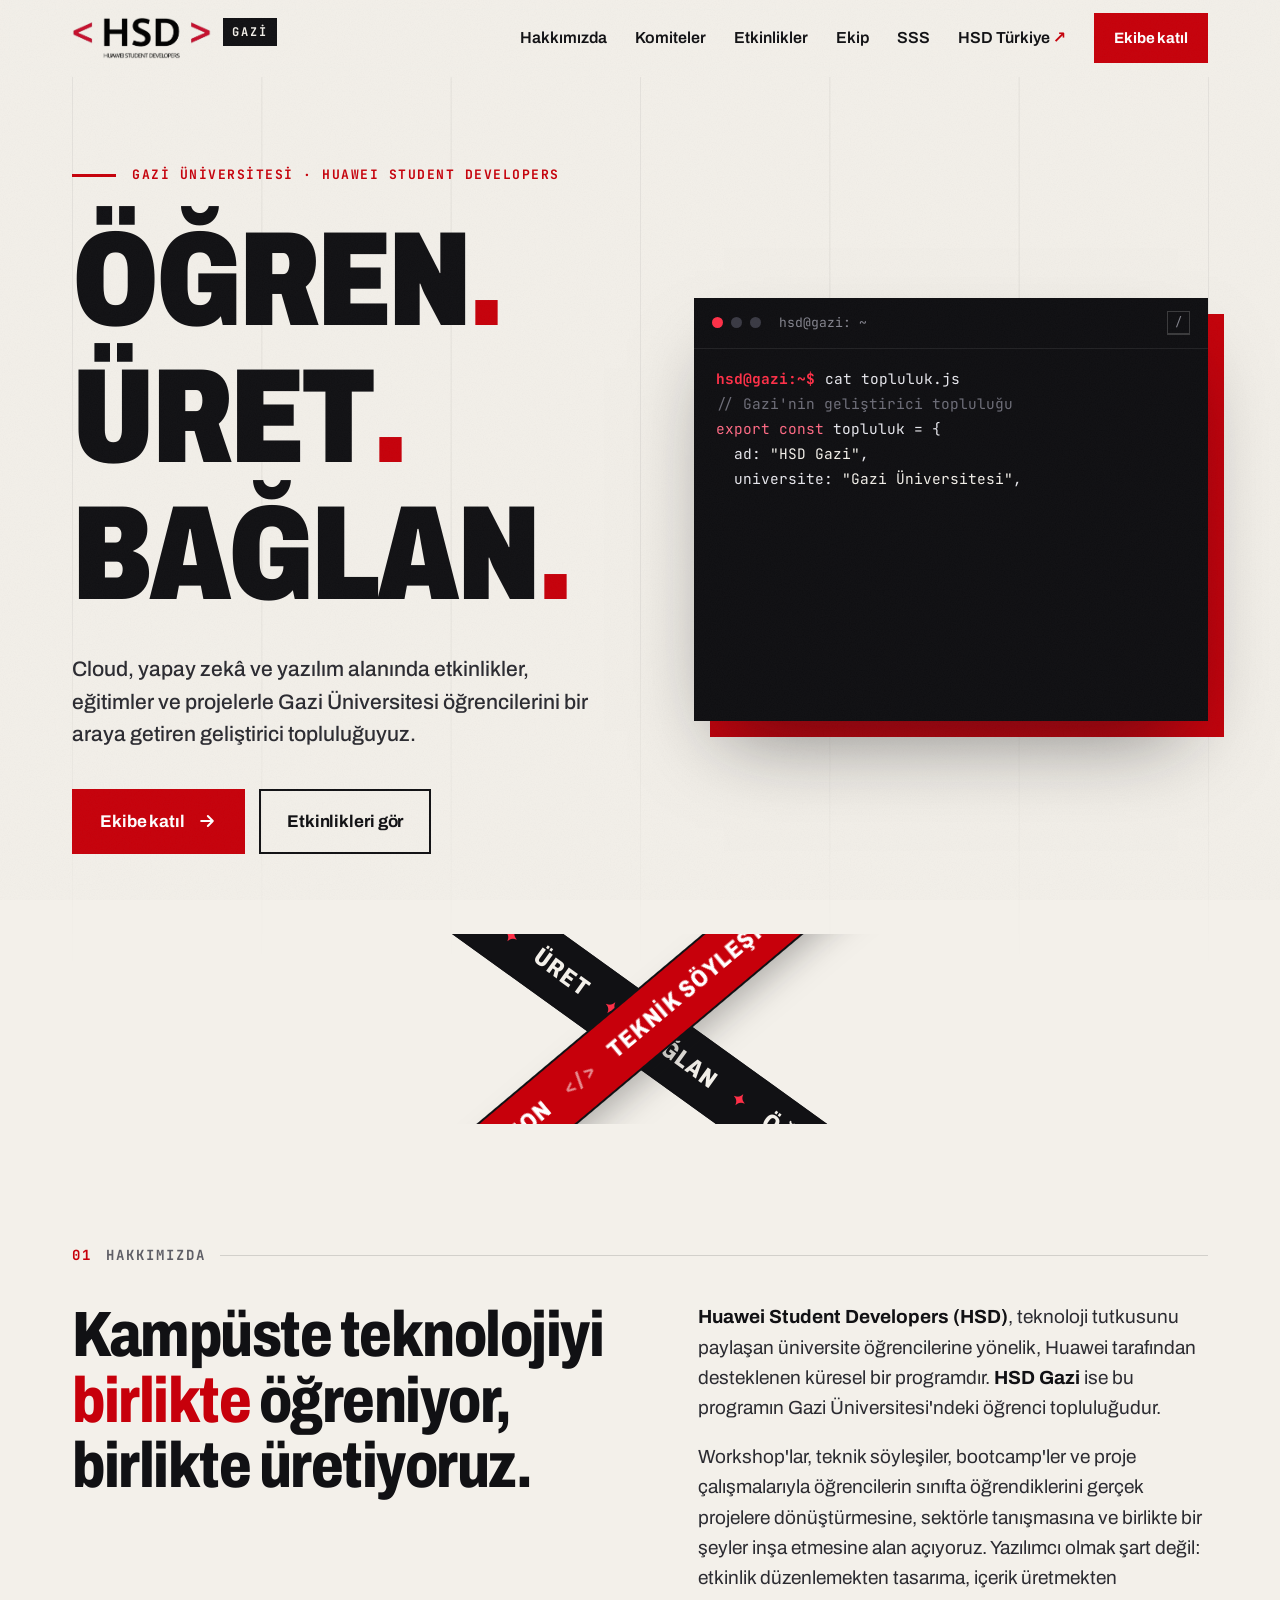
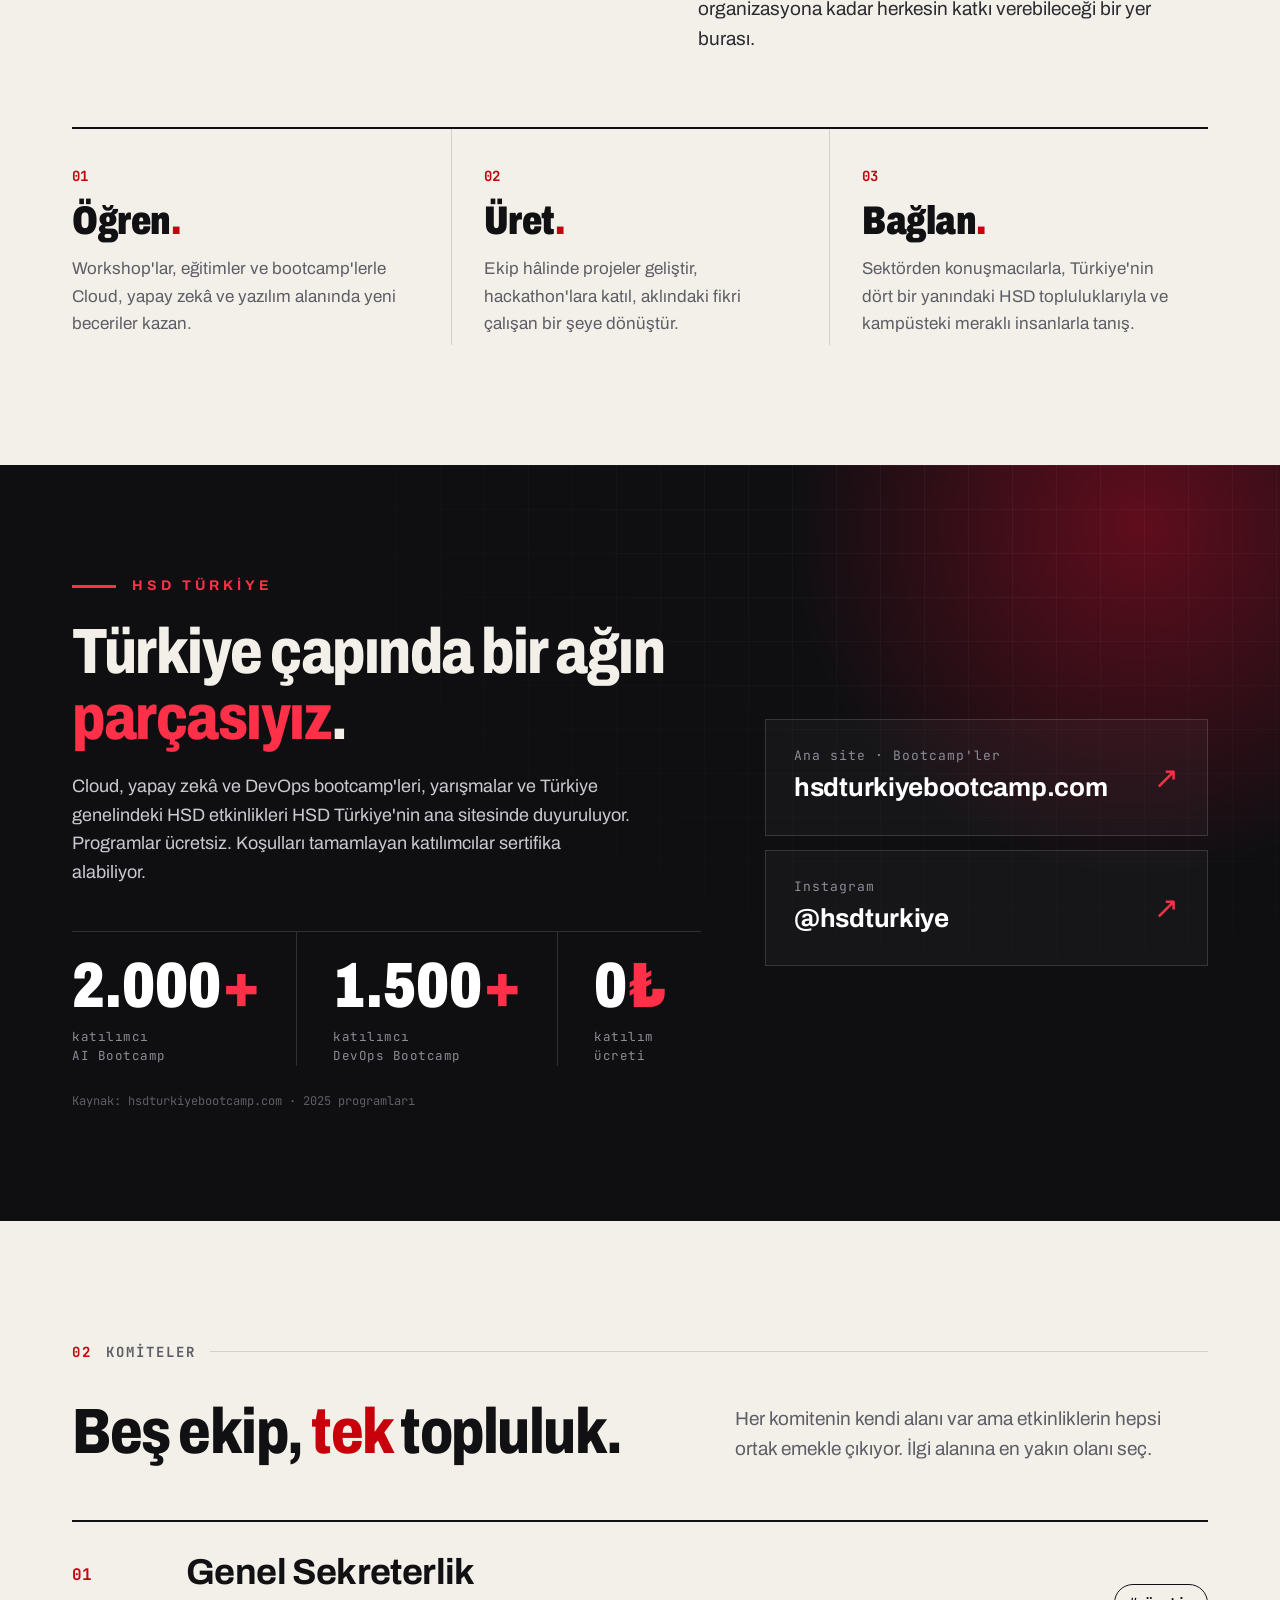
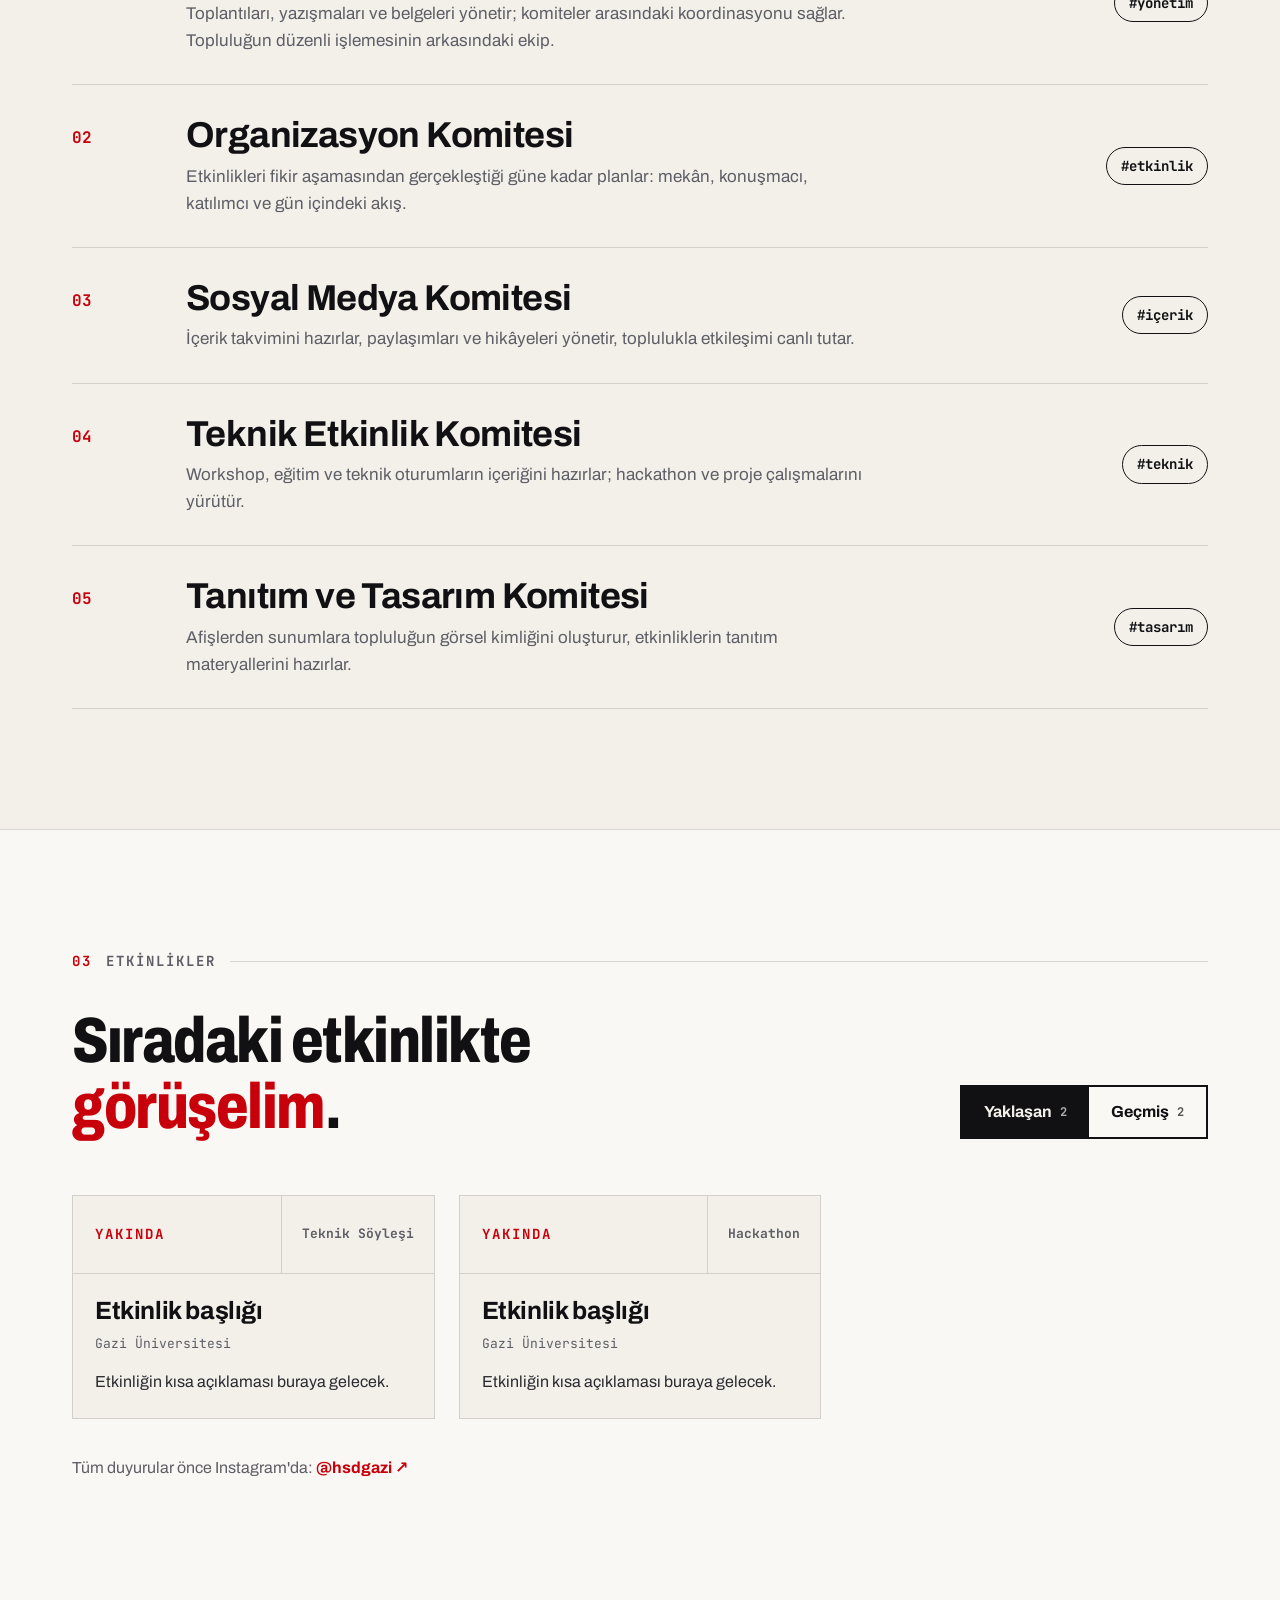
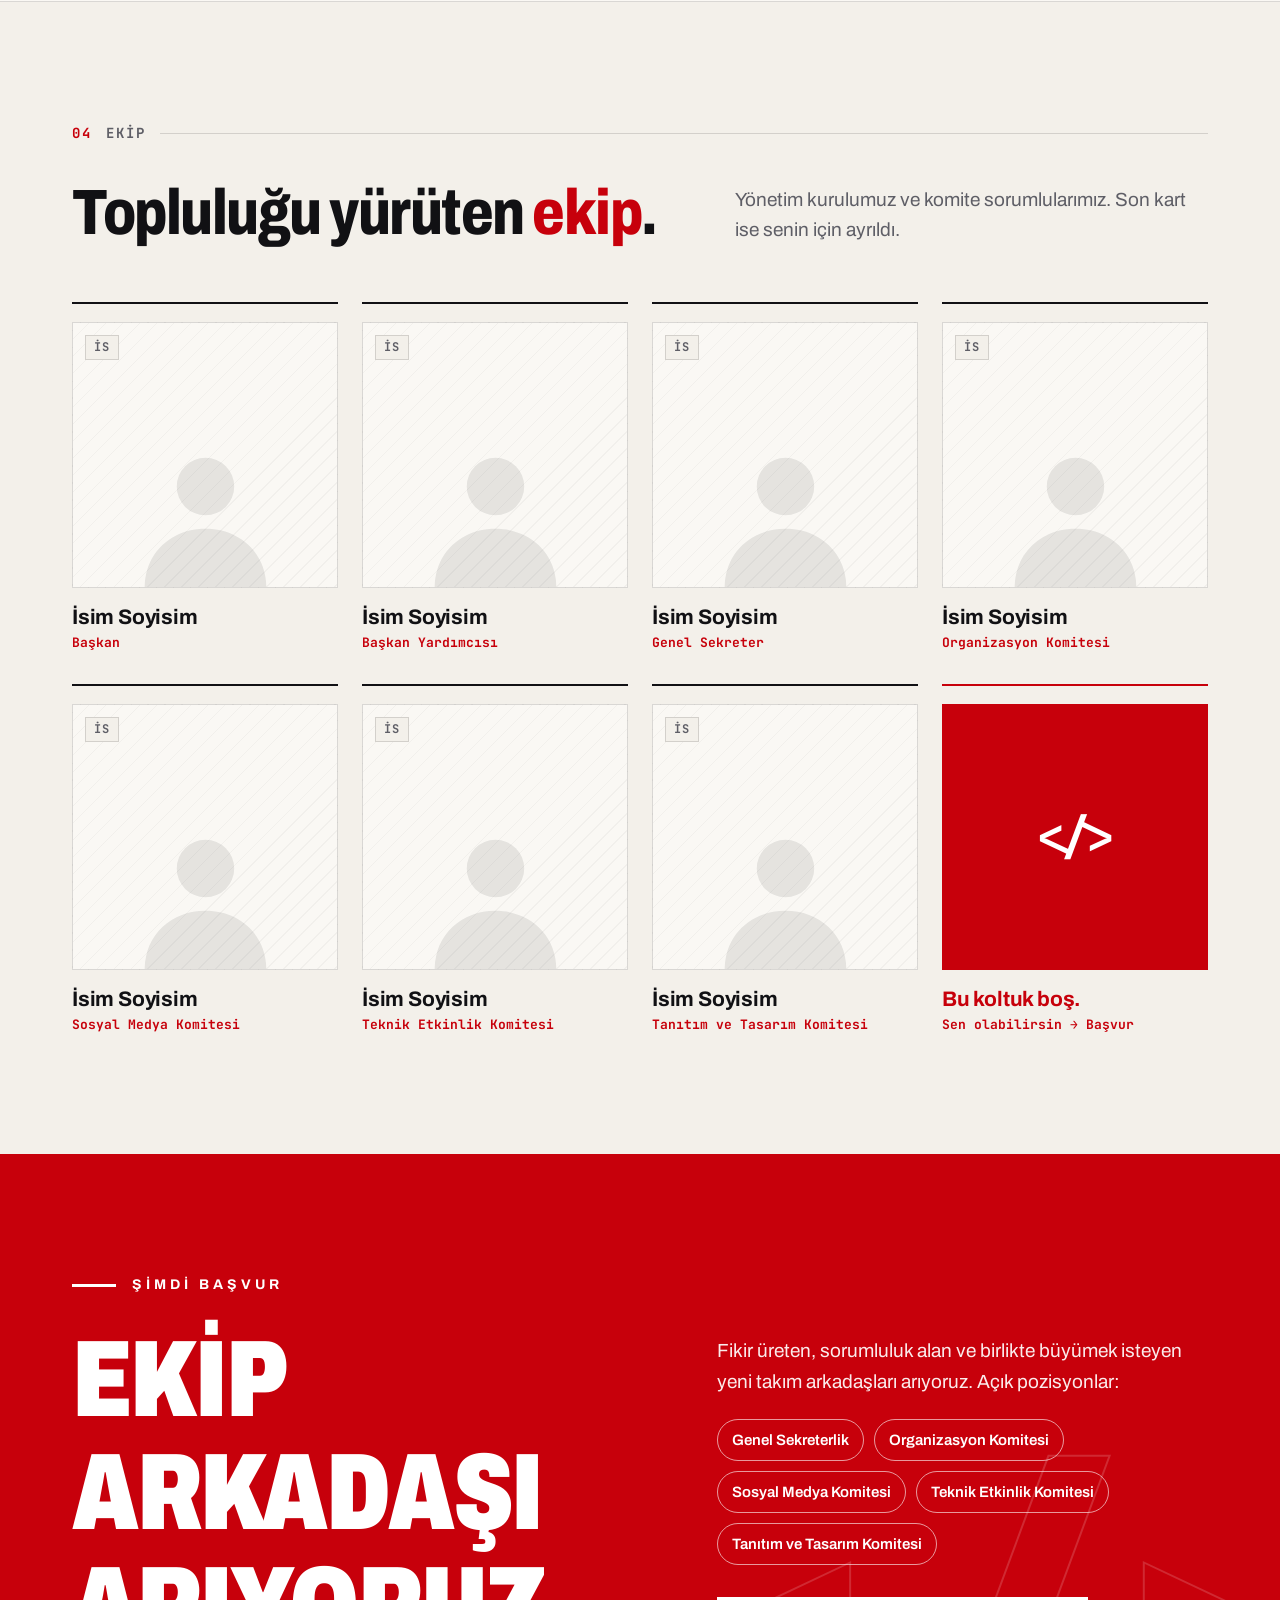
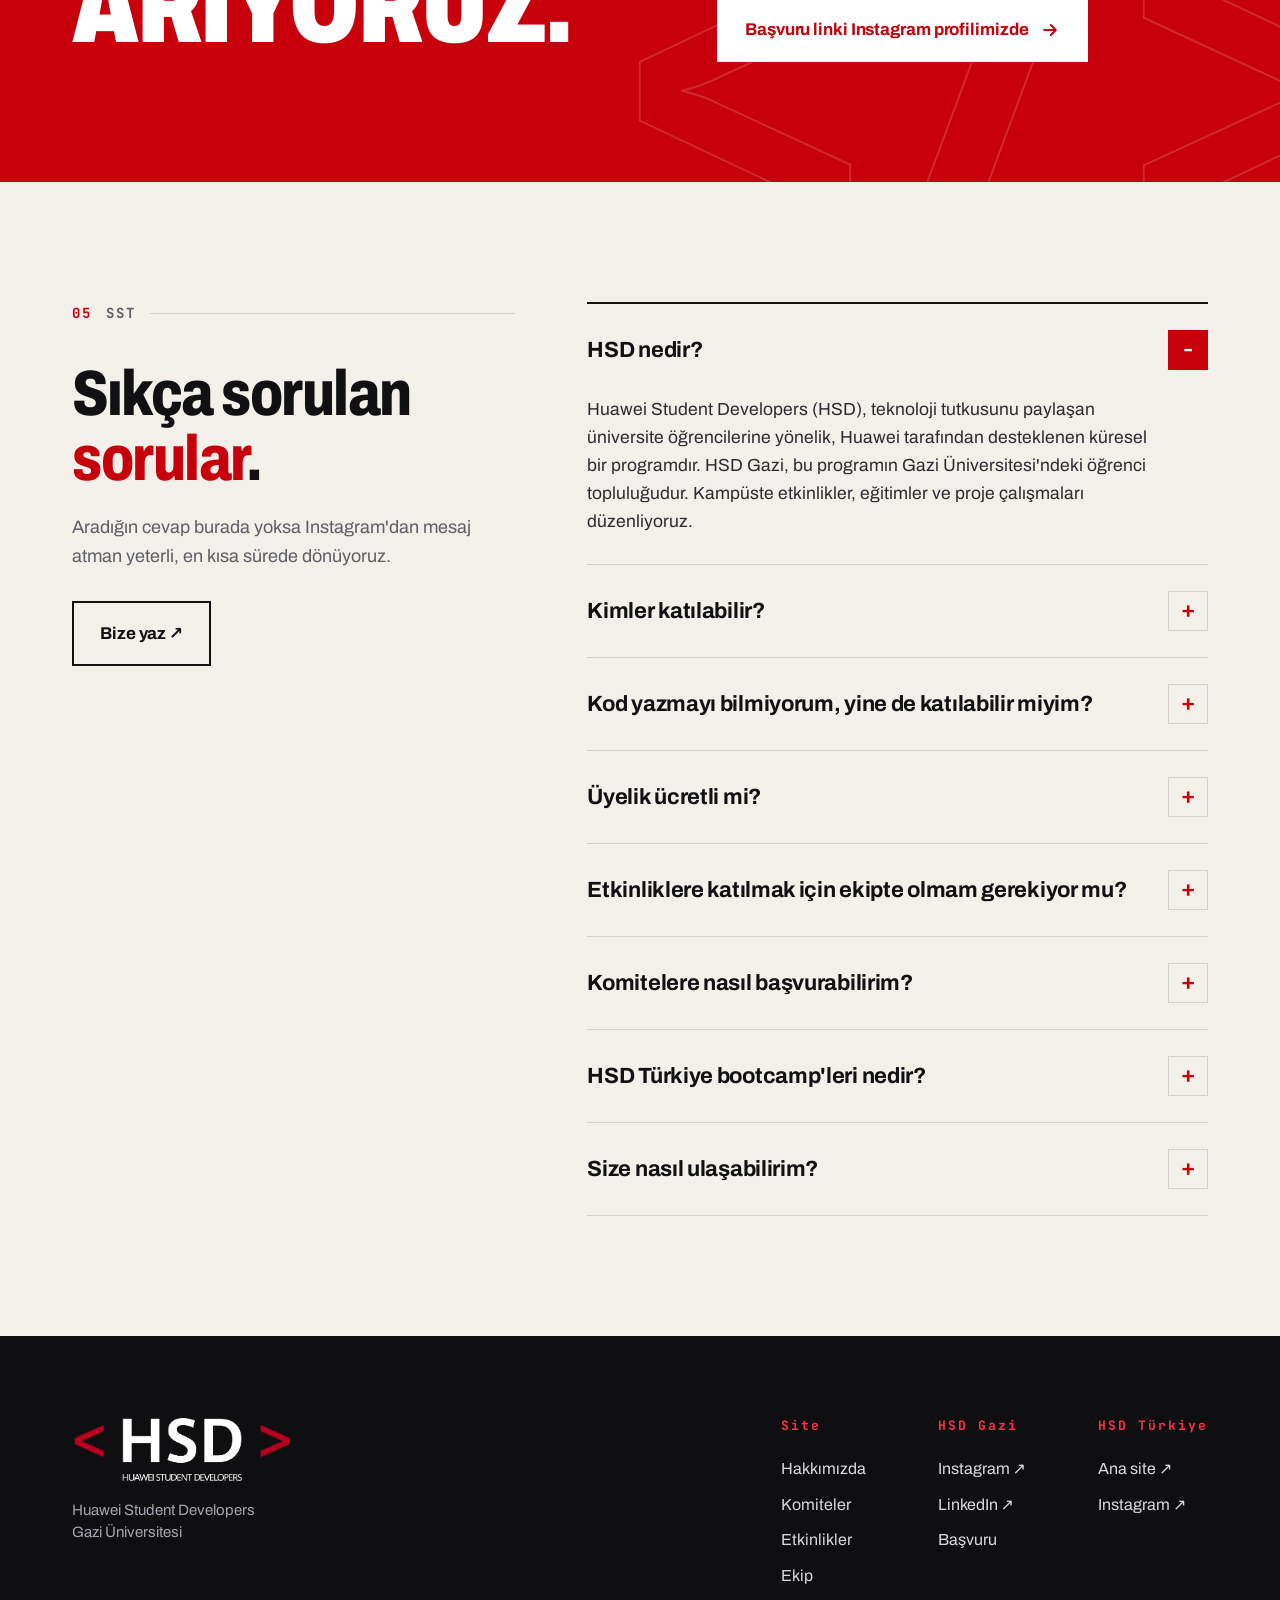
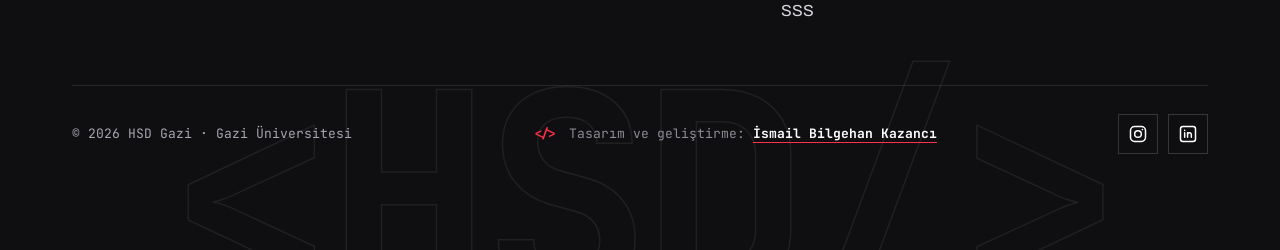
<file: index.html>
<!DOCTYPE html>
<html lang="tr">
<head>
  <meta charset="utf-8">
  <meta name="viewport" content="width=device-width, initial-scale=1">
  <title>HSD Gazi · Huawei Student Developers Gazi Üniversitesi</title>
  <meta name="description" content="Huawei Student Developers Gazi Üniversitesi topluluğu. Cloud, yapay zekâ ve yazılım alanında etkinlikler, eğitimler ve projeler. Öğren, üret, bağlan.">
  <meta name="author" content="İsmail Bilgehan Kazancı">
  <meta property="og:title" content="HSD Gazi · Huawei Student Developers">
  <meta property="og:description" content="Gazi Üniversitesi'nin geliştirici topluluğu. Öğren, üret, bağlan.">
  <meta property="og:type" content="website">
  <meta property="og:locale" content="tr_TR">
  <!-- Deneme yayını adresi. Site başka bir adrese taşınınca bu iki satırı yeni adresle güncelleyin. -->
  <meta property="og:url" content="https://dailydana.github.io/hsd-gazi-web/">
  <meta property="og:image" content="https://dailydana.github.io/hsd-gazi-web/assets/img/og-image.png">
  <meta name="twitter:card" content="summary_large_image">
  <meta name="theme-color" content="#F3F0EA">
  <link rel="icon" href="assets/img/favicon.svg" type="image/svg+xml">
  <link rel="preconnect" href="https://fonts.googleapis.com">
  <link rel="preconnect" href="https://fonts.gstatic.com" crossorigin>
  <link href="https://fonts.googleapis.com/css2?family=Archivo:wdth,wght@62..125,400..900&family=JetBrains+Mono:wght@400;500;700&display=swap" rel="stylesheet">
  <link rel="stylesheet" href="assets/css/style.css">
  <script>document.documentElement.classList.add('js');</script>
</head>
<body>

<a class="skip" href="#hakkimizda">İçeriğe geç</a>

<!-- ===== Üst menü ===== -->
<header class="nav" id="nav">
  <div class="wrap nav-inner">
    <a href="#top" class="nav-logo" aria-label="HSD Gazi ana sayfa">
      <img src="assets/img/hsd-logo.png" alt="HSD · Huawei Student Developers" width="633" height="191">
      <span class="nav-uni">GAZİ</span>
    </a>
    <button class="nav-toggle" id="navToggle" aria-label="Menüyü aç" aria-expanded="false" aria-controls="navLinks">
      <span></span><span></span>
    </button>
    <nav class="nav-links" id="navLinks" aria-label="Ana menü">
      <a href="#hakkimizda" data-nav>Hakkımızda</a>
      <a href="#komiteler" data-nav>Komiteler</a>
      <a href="#etkinlikler" data-nav>Etkinlikler</a>
      <a href="#ekip" data-nav>Ekip</a>
      <a href="#sss" data-nav>SSS</a>
      <a href="https://hsdturkiyebootcamp.com/" target="_blank" rel="noopener" class="nav-ext">HSD Türkiye <span aria-hidden="true">↗</span></a>
      <a href="#basvur" class="btn btn-red btn-sm">Ekibe katıl</a>
    </nav>
  </div>
  <div class="progress" id="progress" aria-hidden="true"></div>
</header>

<main id="top">

  <!-- ===== Hero ===== -->
  <section class="hero" id="hero">
    <div class="hero-cols" aria-hidden="true"></div>
    <div class="hero-lit" aria-hidden="true"></div>
    <div class="hero-glow" aria-hidden="true"></div>

    <div class="wrap hero-grid">
      <div class="hero-text">
        <div class="kicker kicker-mono" data-scramble>GAZİ ÜNİVERSİTESİ · HUAWEI STUDENT DEVELOPERS</div>
        <h1 class="hero-title" aria-label="Öğren. Üret. Bağlan.">
          <span class="ln" aria-hidden="true"><span>ÖĞREN<span class="r">.</span></span></span>
          <span class="ln" aria-hidden="true"><span>ÜRET<span class="r">.</span></span></span>
          <span class="ln" aria-hidden="true"><span>BAĞLAN<span class="r">.</span></span></span>
        </h1>
        <p class="lead">Cloud, yapay zekâ ve yazılım alanında etkinlikler, eğitimler ve projelerle Gazi Üniversitesi öğrencilerini bir araya getiren geliştirici topluluğuyuz.</p>
        <div class="hero-cta">
          <a href="#basvur" class="btn btn-red">Ekibe katıl <svg viewBox="0 0 24 24" aria-hidden="true"><path d="M5 12h14M13 6l6 6-6 6"/></svg></a>
          <a href="#etkinlikler" class="btn btn-line">Etkinlikleri gör</a>
        </div>
      </div>

      <!-- Etkileşimli terminal: JS yoksa sabit kod gösterilir -->
      <div class="term" id="term">
        <div class="code-bar">
          <i></i><i></i><i></i>
          <span>hsd@gazi: ~</span>
          <kbd class="kbd" title="Terminale odaklanmak için / tuşuna bas">/</kbd>
        </div>
        <div class="term-body" id="termBody">
          <div class="term-out" id="termOut" aria-live="polite">
<div class="t-line"><span class="term-ps">hsd@gazi:~$</span>cat topluluk.js</div>
<div class="t-line"><span class="c">// Gazi'nin geliştirici topluluğu</span></div>
<div class="t-line"><span class="k">export const</span> topluluk = {</div>
<div class="t-line">  ad: <span class="s">"HSD Gazi"</span>,</div>
<div class="t-line">  universite: <span class="s">"Gazi Üniversitesi"</span>,</div>
<div class="t-line">  odak: [<span class="s">"Cloud"</span>, <span class="s">"Yapay Zekâ"</span>, <span class="s">"DevOps"</span>],</div>
<div class="t-line">  komiteler: <span class="n">5</span>,</div>
<div class="t-line">  yeniUye: <span class="k">null</span>, <span class="c">// seni bekliyoruz</span></div>
<div class="t-line">};</div>
          </div>
          <form class="term-line" id="termForm" autocomplete="off" hidden>
            <label class="term-ps" for="termIn">hsd@gazi:~$</label>
            <input id="termIn" class="term-in" type="text" spellcheck="false" autocapitalize="off" autocomplete="off" enterkeyhint="send" aria-label="Terminal komutu. Başlamak için help yaz.">
          </form>
        </div>
        <div class="term-chips" id="termChips" hidden>
          <span class="term-chips-label">dene:</span>
          <button type="button" data-cmd="help">help</button>
          <button type="button" data-cmd="komiteler">komiteler</button>
          <button type="button" data-cmd="etkinlikler">etkinlikler</button>
          <button type="button" data-cmd="basvur">basvur</button>
        </div>
      </div>
    </div>
  </section>

  <!-- ===== Kesişen bantlar =====
       data-items: bir tekrarın kaç öğeden oluştuğu. main.js bu ilk tekrarı alıp
       ekran genişliğini dolduracak kadar çoğaltır; buradaki fazladan tekrarlar yalnızca JS kapalıyken bandı doldurmak için. -->
  <div class="bands" aria-hidden="true">
    <div class="band band-dark">
      <div class="band-track band-rev" data-items="6" data-speed="30">
        <span>ÖĞREN</span><i>✦</i><span>ÜRET</span><i>✦</i><span>BAĞLAN</span><i>✦</i>
        <span>ÖĞREN</span><i>✦</i><span>ÜRET</span><i>✦</i><span>BAĞLAN</span><i>✦</i>
        <span>ÖĞREN</span><i>✦</i><span>ÜRET</span><i>✦</i><span>BAĞLAN</span><i>✦</i>
        <span>ÖĞREN</span><i>✦</i><span>ÜRET</span><i>✦</i><span>BAĞLAN</span><i>✦</i>
        <span>ÖĞREN</span><i>✦</i><span>ÜRET</span><i>✦</i><span>BAĞLAN</span><i>✦</i>
      </div>
    </div>
    <div class="band band-red">
      <div class="band-track" data-items="14" data-speed="42">
        <span>WORKSHOP</span><i>&lt;/&gt;</i><span>BOOTCAMP</span><i>&lt;/&gt;</i><span>HACKATHON</span><i>&lt;/&gt;</i><span>TEKNİK SÖYLEŞİ</span><i>&lt;/&gt;</i><span>CLOUD</span><i>&lt;/&gt;</i><span>YAPAY ZEKÂ</span><i>&lt;/&gt;</i><span>NETWORKING</span><i>&lt;/&gt;</i>
        <span>WORKSHOP</span><i>&lt;/&gt;</i><span>BOOTCAMP</span><i>&lt;/&gt;</i><span>HACKATHON</span><i>&lt;/&gt;</i><span>TEKNİK SÖYLEŞİ</span><i>&lt;/&gt;</i><span>CLOUD</span><i>&lt;/&gt;</i><span>YAPAY ZEKÂ</span><i>&lt;/&gt;</i><span>NETWORKING</span><i>&lt;/&gt;</i>
      </div>
    </div>
  </div>

  <!-- ===== Hakkımızda ===== -->
  <section class="sec" id="hakkimizda">
    <div class="wrap">
      <div class="sec-head"><span class="sec-no">01</span><span class="sec-label" data-scramble>HAKKIMIZDA</span></div>
      <div class="about-grid">
        <h2 class="h2 reveal">Kampüste teknolojiyi <em>birlikte</em> öğreniyor, birlikte üretiyoruz.</h2>
        <div class="about-text reveal">
          <p><strong>Huawei Student Developers (HSD)</strong>, teknoloji tutkusunu paylaşan üniversite öğrencilerine yönelik, Huawei tarafından desteklenen küresel bir programdır. <strong>HSD Gazi</strong> ise bu programın Gazi Üniversitesi'ndeki öğrenci topluluğudur.</p>
          <p>Workshop'lar, teknik söyleşiler, bootcamp'ler ve proje çalışmalarıyla öğrencilerin sınıfta öğrendiklerini gerçek projelere dönüştürmesine, sektörle tanışmasına ve birlikte bir şeyler inşa etmesine alan açıyoruz. Yazılımcı olmak şart değil: etkinlik düzenlemekten tasarıma, içerik üretmekten organizasyona kadar herkesin katkı verebileceği bir yer burası.</p>
        </div>
      </div>

      <div class="pillars">
        <article class="pillar reveal">
          <span class="pillar-no">01</span>
          <h3>Öğren</h3>
          <p>Workshop'lar, eğitimler ve bootcamp'lerle Cloud, yapay zekâ ve yazılım alanında yeni beceriler kazan.</p>
        </article>
        <article class="pillar reveal">
          <span class="pillar-no">02</span>
          <h3>Üret</h3>
          <p>Ekip hâlinde projeler geliştir, hackathon'lara katıl, aklındaki fikri çalışan bir şeye dönüştür.</p>
        </article>
        <article class="pillar reveal">
          <span class="pillar-no">03</span>
          <h3>Bağlan</h3>
          <p>Sektörden konuşmacılarla, Türkiye'nin dört bir yanındaki HSD topluluklarıyla ve kampüsteki meraklı insanlarla tanış.</p>
        </article>
      </div>
    </div>
  </section>

  <!-- ===== HSD Türkiye ===== -->
  <section class="tr-band" id="hsd-turkiye">
    <div class="wrap tr-grid">
      <div class="reveal">
        <div class="kicker kicker-light">HSD TÜRKİYE</div>
        <h2 class="h2 h2-light">Türkiye çapında bir ağın <em>parçasıyız</em>.</h2>
        <p>Cloud, yapay zekâ ve DevOps bootcamp'leri, yarışmalar ve Türkiye genelindeki HSD etkinlikleri HSD Türkiye'nin ana sitesinde duyuruluyor. Programlar ücretsiz. Koşulları tamamlayan katılımcılar sertifika alabiliyor.</p>

        <div class="stats">
          <div class="stat">
            <div class="stat-num"><span data-count="2000">2.000</span><b>+</b></div>
            <div class="stat-label">katılımcı<br>AI Bootcamp</div>
          </div>
          <div class="stat">
            <div class="stat-num"><span data-count="1500">1.500</span><b>+</b></div>
            <div class="stat-label">katılımcı<br>DevOps Bootcamp</div>
          </div>
          <div class="stat">
            <div class="stat-num"><span>0</span><b>₺</b></div>
            <div class="stat-label">katılım<br>ücreti</div>
          </div>
        </div>
        <p class="stats-src">Kaynak: hsdturkiyebootcamp.com · 2025 programları</p>
      </div>

      <div class="tr-links reveal">
        <a class="tr-link" href="https://hsdturkiyebootcamp.com/" target="_blank" rel="noopener">
          <span class="tr-link-label">Ana site · Bootcamp'ler</span>
          <strong>hsdturkiyebootcamp.com</strong>
          <span class="tr-arrow" aria-hidden="true">↗</span>
        </a>
        <a class="tr-link" href="https://www.instagram.com/hsdturkiye/" target="_blank" rel="noopener">
          <span class="tr-link-label">Instagram</span>
          <strong>@hsdturkiye</strong>
          <span class="tr-arrow" aria-hidden="true">↗</span>
        </a>
      </div>
    </div>
  </section>

  <!-- ===== Komiteler ===== -->
  <section class="sec" id="komiteler">
    <div class="wrap">
      <div class="sec-head"><span class="sec-no">02</span><span class="sec-label" data-scramble>KOMİTELER</span></div>
      <div class="sec-intro">
        <h2 class="h2 reveal">Beş ekip, <em>tek</em> topluluk.</h2>
        <p class="reveal">Her komitenin kendi alanı var ama etkinliklerin hepsi ortak emekle çıkıyor. İlgi alanına en yakın olanı seç.</p>
      </div>

      <div class="list">
        <article class="row reveal">
          <span class="row-no">01</span>
          <div class="row-body">
            <h3>Genel Sekreterlik</h3>
            <p>Toplantıları, yazışmaları ve belgeleri yönetir; komiteler arasındaki koordinasyonu sağlar. Topluluğun düzenli işlemesinin arkasındaki ekip.</p>
          </div>
          <span class="tag">#yönetim</span>
        </article>
        <article class="row reveal">
          <span class="row-no">02</span>
          <div class="row-body">
            <h3>Organizasyon Komitesi</h3>
            <p>Etkinlikleri fikir aşamasından gerçekleştiği güne kadar planlar: mekân, konuşmacı, katılımcı ve gün içindeki akış.</p>
          </div>
          <span class="tag">#etkinlik</span>
        </article>
        <article class="row reveal">
          <span class="row-no">03</span>
          <div class="row-body">
            <h3>Sosyal Medya Komitesi</h3>
            <p>İçerik takvimini hazırlar, paylaşımları ve hikâyeleri yönetir, toplulukla etkileşimi canlı tutar.</p>
          </div>
          <span class="tag">#içerik</span>
        </article>
        <article class="row reveal">
          <span class="row-no">04</span>
          <div class="row-body">
            <h3>Teknik Etkinlik Komitesi</h3>
            <p>Workshop, eğitim ve teknik oturumların içeriğini hazırlar; hackathon ve proje çalışmalarını yürütür.</p>
          </div>
          <span class="tag">#teknik</span>
        </article>
        <article class="row reveal">
          <span class="row-no">05</span>
          <div class="row-body">
            <h3>Tanıtım ve Tasarım Komitesi</h3>
            <p>Afişlerden sunumlara topluluğun görsel kimliğini oluşturur, etkinliklerin tanıtım materyallerini hazırlar.</p>
          </div>
          <span class="tag">#tasarım</span>
        </article>
      </div>
    </div>
  </section>

  <!-- ===== Etkinlikler ===== -->
  <section class="sec sec-paper" id="etkinlikler">
    <div class="wrap">
      <div class="sec-head"><span class="sec-no">03</span><span class="sec-label" data-scramble>ETKİNLİKLER</span></div>
      <div class="sec-intro sec-intro-row">
        <h2 class="h2 reveal">Sıradaki etkinlikte <em>görüşelim</em>.</h2>
        <div class="tabs" role="tablist" aria-label="Etkinlik filtresi">
          <button class="tab is-active" role="tab" aria-selected="true" aria-controls="events" data-tab="yaklasan">Yaklaşan <span class="tab-n" data-n="yaklasan"></span></button>
          <button class="tab" role="tab" aria-selected="false" aria-controls="events" data-tab="gecmis">Geçmiş <span class="tab-n" data-n="gecmis"></span></button>
        </div>
      </div>
      <div class="events" id="events" role="tabpanel">
        <noscript><p class="events-empty">Etkinlikleri görmek için JavaScript'i etkinleştir ya da Instagram'da <a href="https://www.instagram.com/hsdgazi/">@hsdgazi</a>'yi takip et.</p></noscript>
      </div>
      <p class="events-note">Tüm duyurular önce Instagram'da: <a href="https://www.instagram.com/hsdgazi/" target="_blank" rel="noopener">@hsdgazi ↗</a></p>
    </div>
  </section>

  <!-- ===== Ekip ===== -->
  <section class="sec" id="ekip">
    <div class="wrap">
      <div class="sec-head"><span class="sec-no">04</span><span class="sec-label" data-scramble>EKİP</span></div>
      <div class="sec-intro">
        <h2 class="h2 reveal">Topluluğu yürüten <em>ekip</em>.</h2>
        <p class="reveal">Yönetim kurulumuz ve komite sorumlularımız. Son kart ise senin için ayrıldı.</p>
      </div>
      <div class="team" id="team"></div>
    </div>
  </section>

  <!-- ===== Başvuru ===== -->
  <section class="apply" id="basvur">
    <div class="apply-ghost" aria-hidden="true">&lt;/&gt;</div>
    <div class="wrap apply-grid">
      <div class="reveal">
        <div class="kicker kicker-white">ŞİMDİ BAŞVUR</div>
        <h2 class="apply-title">EKİP ARKADAŞI<br>ARIYORUZ.</h2>
      </div>
      <div class="apply-side reveal">
        <p>Fikir üreten, sorumluluk alan ve birlikte büyümek isteyen yeni takım arkadaşları arıyoruz. Açık pozisyonlar:</p>
        <ul class="chips">
          <li>Genel Sekreterlik</li>
          <li>Organizasyon Komitesi</li>
          <li>Sosyal Medya Komitesi</li>
          <li>Teknik Etkinlik Komitesi</li>
          <li>Tanıtım ve Tasarım Komitesi</li>
        </ul>
        <a class="btn btn-white" data-basvuru href="https://www.instagram.com/hsdgazi/" target="_blank" rel="noopener">
          <span data-basvuru-label>Başvuru linki Instagram profilimizde</span>
          <svg viewBox="0 0 24 24" aria-hidden="true"><path d="M5 12h14M13 6l6 6-6 6"/></svg>
        </a>
      </div>
    </div>
  </section>

  <!-- ===== SSS ===== -->
  <section class="sec" id="sss">
    <div class="wrap faq-grid">
      <div class="faq-side">
        <div class="sec-head"><span class="sec-no">05</span><span class="sec-label" data-scramble>SSS</span></div>
        <h2 class="h2 reveal">Sıkça sorulan <em>sorular</em>.</h2>
        <p class="reveal">Aradığın cevap burada yoksa Instagram'dan mesaj atman yeterli, en kısa sürede dönüyoruz.</p>
        <a class="btn btn-line reveal" href="https://www.instagram.com/hsdgazi/" target="_blank" rel="noopener">Bize yaz ↗</a>
      </div>

      <div class="faq">
        <details class="reveal" open>
          <summary>HSD nedir?</summary>
          <div class="faq-a"><p>Huawei Student Developers (HSD), teknoloji tutkusunu paylaşan üniversite öğrencilerine yönelik, Huawei tarafından desteklenen küresel bir programdır. HSD Gazi, bu programın Gazi Üniversitesi'ndeki öğrenci topluluğudur. Kampüste etkinlikler, eğitimler ve proje çalışmaları düzenliyoruz.</p></div>
        </details>
        <details class="reveal">
          <summary>Kimler katılabilir?</summary>
          <div class="faq-a"><p>Gazi Üniversitesi'nde okuyan tüm öğrenciler. Bölüm ya da sınıf şartı yok. Mühendislikten iletişime, tasarımdan işletmeye kadar her alandan öğrencinin yapabileceği bir iş var.</p></div>
        </details>
        <details class="reveal">
          <summary>Kod yazmayı bilmiyorum, yine de katılabilir miyim?</summary>
          <div class="faq-a"><p>Kesinlikle. Genel Sekreterlik, Organizasyon, Sosyal Medya ve Tanıtım-Tasarım komitelerinde kodlama bilgisi gerekmiyor. Teknik etkinliklerimizin çoğu da temelden başlıyor, yani öğrenmek için doğru yerdesin.</p></div>
        </details>
        <details class="reveal">
          <summary>Üyelik ücretli mi?</summary>
          <div class="faq-a"><p>Hayır. Topluluğa katılmak ve etkinliklerimize gelmek ücretsizdir.</p></div>
        </details>
        <details class="reveal">
          <summary>Etkinliklere katılmak için ekipte olmam gerekiyor mu?</summary>
          <div class="faq-a"><p>Hayır. Etkinliklerimiz tüm öğrencilere açık. Ön kayıt gereken etkinliklerde kayıt linkini duyuruda paylaşıyoruz.</p></div>
        </details>
        <details class="reveal">
          <summary>Komitelere nasıl başvurabilirim?</summary>
          <div class="faq-a"><p>Başvuru dönemlerinde formu doldurman yeterli. Form linkini bu sitenin <a href="#basvur">Başvuru</a> bölümünde ve Instagram profilimizde paylaşıyoruz. Başvurular değerlendirildikten sonra seninle iletişime geçiyoruz.</p></div>
        </details>
        <details class="reveal">
          <summary>HSD Türkiye bootcamp'leri nedir?</summary>
          <div class="faq-a"><p>HSD Türkiye'nin Cloud, yapay zekâ ve DevOps gibi alanlarda düzenlediği ücretsiz, çevrim içi eğitim programlarıdır. Koşulları tamamlayan katılımcılar sertifika alabiliyor. Güncel programlar için: <a href="https://hsdturkiyebootcamp.com/" target="_blank" rel="noopener">hsdturkiyebootcamp.com ↗</a></p></div>
        </details>
        <details class="reveal">
          <summary>Size nasıl ulaşabilirim?</summary>
          <div class="faq-a"><p>En hızlı yol Instagram: <a href="https://www.instagram.com/hsdgazi/" target="_blank" rel="noopener">@hsdgazi</a>. Kurumsal iş birlikleri ve sponsorluk için <a href="https://tr.linkedin.com/company/hsdc-gazi-university" target="_blank" rel="noopener">LinkedIn</a> üzerinden de yazabilirsin.</p></div>
        </details>
      </div>
    </div>
  </section>

</main>

<!-- ===== Alt bilgi ===== -->
<footer class="footer">
  <div class="footer-mega" aria-hidden="true">&lt;HSD/&gt;</div>
  <div class="wrap">
    <div class="footer-top">
      <div class="footer-brand">
        <img src="assets/img/hsd-logo-beyaz.png" alt="HSD · Huawei Student Developers" width="633" height="191">
        <p>Huawei Student Developers<br>Gazi Üniversitesi</p>
      </div>
      <div class="footer-cols">
        <div>
          <h4>Site</h4>
          <a href="#hakkimizda">Hakkımızda</a>
          <a href="#komiteler">Komiteler</a>
          <a href="#etkinlikler">Etkinlikler</a>
          <a href="#ekip">Ekip</a>
          <a href="#sss">SSS</a>
        </div>
        <div>
          <h4>HSD Gazi</h4>
          <a href="https://www.instagram.com/hsdgazi/" target="_blank" rel="noopener">Instagram ↗</a>
          <a href="https://tr.linkedin.com/company/hsdc-gazi-university" target="_blank" rel="noopener">LinkedIn ↗</a>
          <a href="#basvur">Başvuru</a>
        </div>
        <div>
          <h4>HSD Türkiye</h4>
          <a href="https://hsdturkiyebootcamp.com/" target="_blank" rel="noopener">Ana site ↗</a>
          <a href="https://www.instagram.com/hsdturkiye/" target="_blank" rel="noopener">Instagram ↗</a>
        </div>
      </div>
    </div>
    <div class="footer-bottom">
      <span>© <span id="year">2026</span> HSD Gazi · Gazi Üniversitesi</span>
      <span class="footer-credit"><span class="footer-credit-tag">&lt;/&gt;</span> Tasarım ve geliştirme: <a href="https://github.com/DailyDana" target="_blank" rel="noopener author">İsmail Bilgehan Kazancı</a></span>
      <span class="footer-social">
        <a href="https://www.instagram.com/hsdgazi/" target="_blank" rel="noopener" aria-label="Instagram">
          <svg viewBox="0 0 24 24" aria-hidden="true"><rect x="3" y="3" width="18" height="18" rx="5"/><circle cx="12" cy="12" r="4"/><circle cx="17.3" cy="6.7" r="1" class="fill"/></svg>
        </a>
        <a href="https://tr.linkedin.com/company/hsdc-gazi-university" target="_blank" rel="noopener" aria-label="LinkedIn">
          <svg viewBox="0 0 24 24" aria-hidden="true"><rect x="3" y="3" width="18" height="18" rx="3"/><path d="M8 10.5V16M8 7.6v.1M11.5 16v-5.5M11.5 13c0-1.6 1-2.6 2.3-2.6s2.2.9 2.2 2.6V16"/></svg>
        </a>
      </span>
    </div>
  </div>
</footer>

<script src="assets/js/veri.js"></script>
<script src="assets/js/main.js"></script>
</body>
</html>
</file>
<file: assets/css/style.css>
/* =========================================================
   HSD Gazi — stil dosyası
   Renkler ve yazı tipleri :root içinde; afişle aynı kimlik.
   ========================================================= */
:root {
  --bg: #F3F0EA;
  --paper: #FAF8F4;
  --ink: #111114;
  --ink-2: #2B2B31;
  --mute: #5E5E66;
  --line: rgba(17, 17, 20, .14);
  --red: #C7000B;
  --red-dark: #A3000A;
  --red-hi: #FF3048;
  --dark: #0F0F12;
  --cream-on-dark: #F3F0EA;

  --display: 'Archivo', system-ui, -apple-system, 'Segoe UI', sans-serif;
  --mono: 'JetBrains Mono', ui-monospace, 'Cascadia Mono', Consolas, monospace;

  --maxw: 1200px;
  --gutter: 32px;
  --nav-h: 76px;
  --ease-out: cubic-bezier(.2, .8, .2, 1);
}

* { box-sizing: border-box; margin: 0; padding: 0; }
html { scroll-behavior: smooth; scroll-padding-top: calc(var(--nav-h) + 12px); }
body {
  background: var(--bg);
  color: var(--ink);
  font-family: var(--display);
  font-size: 18px;
  line-height: 1.6;
  -webkit-font-smoothing: antialiased;
  overflow-x: hidden;
}
/* kâğıt dokusu (normal karışım; kaydırmada ucuz) */
body::after {
  content: ''; position: fixed; inset: 0; pointer-events: none; z-index: 90; opacity: .45;
  background-image: url("data:image/svg+xml,%3Csvg xmlns='http://www.w3.org/2000/svg' width='240' height='240'%3E%3Cfilter id='n'%3E%3CfeTurbulence type='fractalNoise' baseFrequency='.85' numOctaves='3' stitchTiles='stitch'/%3E%3CfeColorMatrix values='0 0 0 0 0.3 0 0 0 0 0.27 0 0 0 0 0.24 0 0 0 .1 0'/%3E%3C/filter%3E%3Crect width='100%25' height='100%25' filter='url(%23n)'/%3E%3C/svg%3E");
}
img { max-width: 100%; display: block; height: auto; }
a { color: inherit; text-decoration: none; }
button { font: inherit; color: inherit; background: none; border: 0; cursor: pointer; }
:focus-visible { outline: 3px solid var(--red); outline-offset: 3px; }
::selection { background: var(--red); color: #fff; }

.wrap { max-width: var(--maxw); margin: 0 auto; padding: 0 var(--gutter); }

.skip {
  position: absolute; left: 16px; top: -60px; z-index: 200;
  background: var(--ink); color: #fff; padding: 10px 16px; font-weight: 700;
}
.skip:focus { top: 12px; }

/* ---------- ortak parçalar ---------- */
.kicker {
  display: flex; align-items: center; gap: 16px;
  font-size: 14px; font-weight: 700; letter-spacing: 4px; color: var(--red);
}
.kicker::before { content: ''; width: 44px; height: 3px; background: currentColor; flex-shrink: 0; }
.kicker-mono { font-family: var(--mono); font-size: 13px; letter-spacing: 1.5px; }
.kicker-light { color: var(--red-hi); }
.kicker-white { color: #fff; }

.h2 {
  font-size: clamp(36px, 5vw, 64px); line-height: 1.02; font-weight: 800;
  font-stretch: 80%; letter-spacing: -1.5px;
}
.h2 em { font-style: normal; color: var(--red); }
.h2-light { color: var(--cream-on-dark); }
.h2-light em { color: var(--red-hi); }

.btn {
  display: inline-flex; align-items: center; justify-content: center; gap: 12px;
  font-weight: 700; font-size: 17px; letter-spacing: -.1px;
  padding: 17px 26px; border: 2px solid transparent;
  transition: transform .2s ease, background .2s ease, color .2s ease, border-color .2s ease, box-shadow .2s ease;
}
.btn svg { width: 20px; height: 20px; fill: none; stroke: currentColor; stroke-width: 2.4; stroke-linecap: round; stroke-linejoin: round; transition: transform .2s ease; }
.btn:hover svg { transform: translateX(4px); }
.btn-red { background: var(--red); color: #fff; }
.btn-red:hover { background: var(--red-dark); box-shadow: 5px 5px 0 var(--ink); transform: translate(-2px, -2px); }
.btn-line { border-color: var(--ink); }
.btn-line:hover { background: var(--ink); color: var(--bg); }
.btn-white { background: #fff; color: var(--red); }
.btn-white:hover { background: var(--ink); color: #fff; box-shadow: 5px 5px 0 rgba(0,0,0,.25); transform: translate(-2px, -2px); }
.btn-sm { padding: 11px 18px; font-size: 15px; }

.sec { padding: 120px 0; position: relative; }
.sec-paper { background: var(--paper); border-top: 1px solid var(--line); border-bottom: 1px solid var(--line); }
.sec-head {
  display: flex; align-items: center; gap: 14px; margin-bottom: 36px;
  font-family: var(--mono); font-size: 14px; font-weight: 700; letter-spacing: 2px;
}
.sec-no { color: var(--red); }
.sec-label { color: var(--mute); }
.sec-head::after { content: ''; flex: 1; height: 1px; background: var(--line); }

.sec-intro { display: grid; grid-template-columns: 1.3fr 1fr; gap: 48px; align-items: end; margin-bottom: 56px; }
.sec-intro p { color: var(--mute); font-size: 19px; max-width: 460px; }

/* ---------- menü ---------- */
.nav {
  position: sticky; top: 0; z-index: 60;
  background: rgba(243, 240, 234, .86);
  backdrop-filter: blur(14px) saturate(1.2); -webkit-backdrop-filter: blur(14px) saturate(1.2);
  border-bottom: 1px solid transparent;
  transition: border-color .25s ease;
}
.nav.is-scrolled { border-bottom-color: var(--line); }
.nav-inner { height: var(--nav-h); display: flex; align-items: center; justify-content: space-between; }
/* Logo görselinde "HSD" harfleri yüksekliğin %3,1'i ile %69'u arasında, altında küçük alt yazı var.
   GAZİ etiketi görselin ortasına değil, harflerin üst ve alt kenarına hizalanıyor. */
.nav-logo { --logo-h: 42px; display: flex; align-items: flex-start; gap: 12px; }
.nav-logo img { height: var(--logo-h); width: auto; }
.nav-uni {
  display: inline-flex; align-items: center;
  height: calc(var(--logo-h) * .66); margin-top: calc(var(--logo-h) * .031);
  padding: 0 9px; line-height: 1;
  font-family: var(--mono); font-weight: 700; font-size: 12px; letter-spacing: 2px;
  background: var(--ink); color: var(--bg);
}
.nav-links { display: flex; align-items: center; gap: 28px; font-weight: 600; font-size: 16px; }
.nav-links a:not(.btn) { position: relative; padding: 4px 0; transition: color .2s ease; }
.nav-links a:not(.btn)::after {
  content: ''; position: absolute; left: 0; right: 0; bottom: -2px; height: 2px;
  background: var(--red); transform: scaleX(0); transform-origin: left; transition: transform .25s ease;
}
.nav-links a:not(.btn):hover::after,
.nav-links a.is-current::after { transform: scaleX(1); }
.nav-links a.is-current { color: var(--red); }
.nav-ext span { color: var(--red); }
.nav-toggle { display: none; width: 44px; height: 44px; position: relative; }
.nav-toggle span { position: absolute; left: 10px; right: 10px; height: 2.5px; background: var(--ink); transition: transform .25s ease, top .25s ease; }
.nav-toggle span:first-child { top: 17px; }
.nav-toggle span:last-child { top: 25px; }
.nav-toggle[aria-expanded="true"] span:first-child { top: 21px; transform: rotate(45deg); }
.nav-toggle[aria-expanded="true"] span:last-child { top: 21px; transform: rotate(-45deg); }
.progress {
  position: absolute; left: 0; right: 0; bottom: -1px; height: 2px;
  background: var(--red); transform-origin: left; transform: scaleX(0);
}

/* ---------- hero ---------- */
.hero { position: relative; padding: 88px 0 120px; overflow: hidden; }
.hero-cols {
  position: absolute; inset: 0; pointer-events: none;
  background-image: linear-gradient(90deg, rgba(17,17,20,.06) 1px, transparent 1px);
  background-size: calc((min(100vw, var(--maxw)) - 2 * var(--gutter)) / 6) 100%;
  background-position: max(var(--gutter), calc((100vw - var(--maxw)) / 2 + var(--gutter))) 0;
  -webkit-mask-image: linear-gradient(180deg, #000 55%, transparent);
  mask-image: linear-gradient(180deg, #000 55%, transparent);
}
/* fareyi izleyen kırmızı ızgara */
.hero-lit {
  position: absolute; inset: 0; pointer-events: none; opacity: 0; transition: opacity .5s ease;
  background-image:
    linear-gradient(rgba(199,0,11,.32) 1px, transparent 1px),
    linear-gradient(90deg, rgba(199,0,11,.32) 1px, transparent 1px);
  background-size: 44px 44px;
  -webkit-mask-image: radial-gradient(circle 230px at var(--mx, 70%) var(--my, 40%), #000 0%, rgba(0,0,0,.5) 45%, transparent 100%);
  mask-image: radial-gradient(circle 230px at var(--mx, 70%) var(--my, 40%), #000 0%, rgba(0,0,0,.5) 45%, transparent 100%);
}
.hero-glow {
  position: absolute; inset: 0; pointer-events: none; opacity: 0; transition: opacity .5s ease;
  background: radial-gradient(560px circle at var(--mx, 70%) var(--my, 40%), rgba(199,0,11,.09), transparent 60%);
}
.hero.is-lit .hero-lit, .hero.is-lit .hero-glow { opacity: 1; }

.hero-grid { position: relative; display: grid; grid-template-columns: 1.1fr 1fr; gap: 56px; align-items: center; }
.hero-title {
  margin-top: 26px;
  font-size: clamp(72px, 10.5vw, 148px); line-height: 1.02; font-weight: 900;
  font-stretch: 75%; letter-spacing: -3px;
}
/* Türkçe şapka/noktalar (Ö Ğ Ü) kırpılmasın diye üstte pay bırakılıyor */
.hero-title .ln { display: block; overflow: hidden; padding-top: .3em; margin-top: -.3em; }
.hero-title .ln > span { display: inline-block; animation: rise 1s var(--ease-out) both; }
.hero-title .ln:nth-child(2) > span { animation-delay: .12s; }
.hero-title .ln:nth-child(3) > span { animation-delay: .24s; }
.hero-title .r { color: var(--red); display: inline-block; animation: pop .5s var(--ease-out) both; }
.hero-title .ln:nth-child(1) .r { animation-delay: .75s; }
.hero-title .ln:nth-child(2) .r { animation-delay: .87s; }
.hero-title .ln:nth-child(3) .r { animation-delay: .99s; }
@keyframes rise { from { transform: translateY(110%); } to { transform: none; } }
@keyframes pop { from { transform: scale(0); } 60% { transform: scale(1.35); } to { transform: none; } }

.lead { margin-top: 30px; font-size: 21px; line-height: 1.55; color: var(--ink-2); max-width: 540px; font-weight: 500; animation: fadeUp .8s .45s var(--ease-out) both; }
.hero-cta { margin-top: 38px; display: flex; flex-wrap: wrap; gap: 14px; animation: fadeUp .8s .6s var(--ease-out) both; }
@keyframes fadeUp { from { opacity: 0; transform: translateY(16px); } to { opacity: 1; transform: none; } }

/* ---------- terminal ---------- */
.term {
  background: var(--dark); color: #E8E8EE; display: flex; flex-direction: column; min-width: 0;
  box-shadow: 0 40px 80px -30px rgba(17,17,20,.55), 16px 16px 0 var(--red);
  animation: fadeUp .9s .3s var(--ease-out) both;
  transition: box-shadow .3s ease;
}
.term:focus-within { box-shadow: 0 40px 80px -30px rgba(17,17,20,.55), 16px 16px 0 var(--ink), 0 0 0 2px var(--red-hi); }
.code-bar { display: flex; align-items: center; gap: 8px; padding: 13px 18px; border-bottom: 1px solid rgba(255,255,255,.08); }
.code-bar i { width: 11px; height: 11px; border-radius: 50%; background: #3A3A44; }
.code-bar i:first-child { background: var(--red-hi); }
.code-bar span { margin-left: 10px; font-family: var(--mono); font-size: 13px; color: #85858F; }
.kbd {
  margin-left: auto; font-family: var(--mono); font-size: 12px; color: #85858F;
  border: 1px solid rgba(255,255,255,.18); border-bottom-width: 2px; padding: 1px 7px;
}
.term-body {
  height: 372px; overflow-y: auto; padding: 18px 22px 14px; cursor: text;
  font-family: var(--mono); font-size: 14.5px; line-height: 1.72;
  scrollbar-width: thin; scrollbar-color: #34343C transparent;
}
.t-line { white-space: pre-wrap; overflow-wrap: anywhere; min-height: 1.72em; }
.js .t-line { animation: tIn .22s ease both; }
@keyframes tIn { from { opacity: 0; transform: translateY(3px); } }
.term-ps { color: var(--red-hi); font-weight: 700; margin-right: 10px; white-space: nowrap; }
.term-line { display: flex; align-items: baseline; }
.term-line[hidden] { display: none; }
.term-in {
  flex: 1; min-width: 0; background: transparent; border: 0; outline: 0;
  color: #fff; font: inherit; caret-color: var(--red-hi); padding: 0;
}
.term-in:focus-visible { outline: none; }
.term .c { color: #6E6E79; }
.term .k { color: #FF6B85; }
.term .s { color: #F3F0EA; }
.term .n { color: #FFB86B; }
.t-dim { color: #75757F; }
.t-key { color: #FFB86B; }
.t-err { color: #FF6B85; }
.t-ok { color: #7FE0A8; }
.t-hi { color: #fff; font-weight: 700; }
.t-link { color: #fff; text-decoration: underline; text-decoration-color: var(--red-hi); text-underline-offset: 3px; }
.t-link:hover { color: var(--red-hi); }
.nf { display: flex; flex-wrap: wrap; align-items: flex-start; gap: 6px 24px; padding: 6px 0 4px; }
.nf-logo { color: var(--red-hi); font-size: 1.55em; line-height: 1; white-space: pre; flex-shrink: 0; padding-top: 4px; }
.nf-info { min-width: 0; }
.t-caret { display: inline-block; width: .6em; height: 1.1em; background: var(--red-hi); vertical-align: -.18em; animation: blink 1s steps(1) infinite; }
@keyframes blink { 50% { opacity: 0; } }
.term-chips {
  display: flex; flex-wrap: wrap; align-items: center; gap: 8px;
  padding: 12px 18px 16px; border-top: 1px solid rgba(255,255,255,.08);
}
.term-chips[hidden] { display: none; }
.term-chips-label { font-family: var(--mono); font-size: 12px; color: #6E6E79; margin-right: 2px; }
.term-chips button {
  font-family: var(--mono); font-size: 13px; color: #D8D8DF;
  border: 1px solid rgba(255,255,255,.16); padding: 5px 11px;
  transition: background .2s ease, border-color .2s ease, color .2s ease;
}
.term-chips button:hover { background: var(--red); border-color: var(--red); color: #fff; }

/* ---------- kesişen bantlar ---------- */
.bands { position: relative; height: 190px; overflow: hidden; margin-top: -40px; }
.band { position: absolute; left: -6%; right: -6%; top: 50%; overflow: hidden; border-block: 2px solid var(--ink); }
.band-red { background: var(--red); color: #fff; transform: translateY(-50%) rotate(-2.6deg); z-index: 2; box-shadow: 0 18px 40px -18px rgba(17,17,20,.5); }
.band-dark { background: var(--ink); color: var(--bg); transform: translateY(-50%) rotate(2deg); }
/* Sabit açı dar ekranda bantları yeterince ayırmıyor, siyah bant kırmızının altında kayboluyordu.
   atan2(Δ, 50vw): ekran kenarında bant merkezi Δ kadar kayar; uçlar her genişlikte bant yüksekliğinden
   fazla ayrışır. max/min, geniş ekranlarda eski açıların altına inilmesin diye. */
@supports (transform: rotate(atan2(1px, 1px))) {
  .band-dark { transform: translateY(-50%) rotate(max(2deg, atan2(36px, 50vw))); }
  .band-red { transform: translateY(-50%) rotate(min(-2.6deg, atan2(-42px, 50vw))); }
}
/* Kayma yalnızca main.js içeriği ekranı dolduracak kadar çoğalttıktan sonra (is-ready) başlar;
   aksi hâlde döngü başında/sonunda bantta boşluk kalıyordu. */
.band-track { display: flex; width: max-content; }
.band-track.is-ready { animation: marquee var(--band-dur, 40s) linear infinite; }
.band-rev.is-ready { animation-direction: reverse; }
.band span, .band i {
  padding: 16px 20px; font-weight: 800; font-stretch: 80%; font-size: 24px; letter-spacing: 1.5px; white-space: nowrap; line-height: 1.2;
}
.band i { font-style: normal; font-family: var(--mono); font-size: 18px; padding: 16px 2px; align-self: center; }
.band-red i { color: rgba(255,255,255,.55); }
.band-dark i { color: var(--red-hi); }
@keyframes marquee { to { transform: translateX(-50%); } }
.bands:hover .band-track { animation-play-state: paused; }

/* ---------- hakkımızda ---------- */
.about-grid { display: grid; grid-template-columns: 1.1fr 1fr; gap: 64px; align-items: start; }
.about-text p { color: var(--ink-2); font-size: 19px; }
.about-text p + p { margin-top: 18px; }
.about-text strong { color: var(--ink); }
.pillars { margin-top: 72px; display: grid; grid-template-columns: repeat(3, 1fr); border-top: 2.5px solid var(--ink); }
.pillar { padding: 32px 32px 8px 0; position: relative; }
.pillar + .pillar { padding-left: 32px; border-left: 1px solid var(--line); }
.pillar-no { font-family: var(--mono); font-weight: 700; font-size: 14px; color: var(--red); }
.pillar h3 { margin-top: 10px; font-size: 40px; font-weight: 900; font-stretch: 75%; letter-spacing: -.5px; line-height: 1.1; }
.pillar h3::after { content: '.'; color: var(--red); }
.pillar p { margin-top: 12px; color: var(--mute); font-size: 17px; }

/* ---------- HSD Türkiye ---------- */
.tr-band { background: var(--dark); color: #C9C9D1; padding: 110px 0; position: relative; overflow: hidden; }
.tr-band::before {
  content: ''; position: absolute; width: 760px; height: 760px; right: -240px; top: -320px; pointer-events: none;
  background: radial-gradient(circle, rgba(207,10,44,.42), rgba(207,10,44,0) 65%);
}
.tr-band::after {
  content: ''; position: absolute; inset: 0; pointer-events: none;
  background-image: linear-gradient(rgba(255,255,255,.035) 1px, transparent 1px), linear-gradient(90deg, rgba(255,255,255,.035) 1px, transparent 1px);
  background-size: 44px 44px;
  -webkit-mask-image: radial-gradient(ellipse at 80% 0%, #000 10%, transparent 60%);
  mask-image: radial-gradient(ellipse at 80% 0%, #000 10%, transparent 60%);
}
.tr-grid { position: relative; z-index: 1; display: grid; grid-template-columns: 1.25fr 1fr; gap: 64px; align-items: center; }
.tr-grid .h2 { margin-top: 22px; }
.tr-grid > div > p { margin-top: 22px; font-size: 18px; max-width: 560px; }
.stats { margin-top: 44px; display: grid; grid-template-columns: repeat(3, auto); justify-content: start; gap: 0; border-top: 1px solid rgba(255,255,255,.14); }
.stat { padding: 22px 36px 0 0; }
.stat + .stat { padding-left: 36px; border-left: 1px solid rgba(255,255,255,.14); }
.stat-num { display: flex; align-items: baseline; font-size: clamp(44px, 5vw, 64px); font-weight: 900; font-stretch: 75%; color: #fff; line-height: 1; font-variant-numeric: tabular-nums; }
.stat-num b { color: var(--red-hi); font-weight: 900; margin-left: 2px; }
.stat-label { margin-top: 10px; font-family: var(--mono); font-size: 12.5px; line-height: 1.5; color: #8C8C96; letter-spacing: .5px; }
.stats-src { margin-top: 26px !important; font-family: var(--mono); font-size: 12px !important; color: #5F5F69; }
.tr-links { display: grid; gap: 14px; }
.tr-link {
  display: grid; grid-template-columns: 1fr auto; grid-template-rows: auto auto; column-gap: 20px;
  padding: 26px 28px; border: 1px solid rgba(255,255,255,.14); background: rgba(255,255,255,.03);
  transition: background .25s ease, border-color .25s ease, transform .25s ease;
}
.tr-link:hover { background: var(--red); border-color: var(--red); transform: translateY(-3px); }
.tr-link-label { font-family: var(--mono); font-size: 13px; letter-spacing: 1px; color: #8C8C96; }
.tr-link:hover .tr-link-label { color: rgba(255,255,255,.85); }
.tr-link strong { grid-row: 2; color: #fff; font-size: clamp(20px, 2.2vw, 26px); font-weight: 700; letter-spacing: -.3px; overflow-wrap: anywhere; }
.tr-arrow { grid-row: 1 / 3; grid-column: 2; align-self: center; font-size: 30px; color: var(--red-hi); transition: transform .25s ease; }
.tr-link:hover .tr-arrow { color: #fff; transform: translate(3px, -3px); }

/* ---------- komiteler ---------- */
.list { border-top: 2.5px solid var(--ink); }
.row {
  position: relative; isolation: isolate;
  display: grid; grid-template-columns: 90px 1fr auto; gap: 24px; align-items: center;
  padding: 30px 0; border-bottom: 1px solid var(--line);
}
.row::before {
  content: ''; position: absolute; inset: -1px -20px 0; z-index: -1; background: var(--red);
  transform: scaleX(0); transform-origin: left; transition: transform .5s cubic-bezier(.7, 0, .2, 1);
}
.row-body { transition: transform .5s var(--ease-out); }
.row-no { font-family: var(--mono); font-weight: 700; font-size: 16px; color: var(--red); align-self: start; padding-top: 10px; transition: color .3s ease; }
.row h3 { font-size: clamp(26px, 3vw, 36px); font-weight: 700; letter-spacing: -.6px; line-height: 1.15; transition: color .3s ease; }
.row p { margin-top: 6px; color: var(--mute); font-size: 17px; max-width: 680px; transition: color .3s ease; }
.tag {
  font-family: var(--mono); font-size: 14px; font-weight: 700; white-space: nowrap;
  border: 1.5px solid var(--ink); border-radius: 100px; padding: 7px 14px;
  transition: color .3s ease, border-color .3s ease, background .3s ease;
}
@media (hover: hover) {
  .row:hover::before { transform: scaleX(1); }
  .row:hover .row-body { transform: translateX(14px); }
  .row:hover h3, .row:hover .row-no { color: #fff; }
  .row:hover p { color: rgba(255,255,255,.88); }
  .row:hover .tag { color: var(--red); background: #fff; border-color: #fff; }
}

/* ---------- etkinlikler ---------- */
.tabs { justify-self: end; display: inline-flex; border: 2px solid var(--ink); }
.tab { padding: 12px 22px; font-weight: 700; font-size: 16px; transition: background .2s ease, color .2s ease; display: inline-flex; align-items: center; gap: 8px; }
.tab.is-active { background: var(--ink); color: var(--bg); }
.tab-n { font-family: var(--mono); font-size: 12px; opacity: .7; }
.tab-n:empty { display: none; }
.events { display: grid; grid-template-columns: repeat(3, 1fr); gap: 24px; }
.event {
  background: var(--bg); border: 1px solid var(--line); display: flex; flex-direction: column;
  transition: transform .25s ease, box-shadow .25s ease, border-color .25s ease;
}
.event:hover { transform: translate(-4px, -4px); box-shadow: 10px 10px 0 var(--ink); border-color: var(--ink); }
.event-img { aspect-ratio: 16 / 9; object-fit: cover; width: 100%; border-bottom: 1px solid var(--line); }
.event-top { display: flex; justify-content: space-between; align-items: stretch; border-bottom: 1px solid var(--line); min-height: 78px; }
.event-date { padding: 16px 22px; display: flex; align-items: baseline; gap: 10px; }
.event-day { font-size: 46px; font-weight: 900; font-stretch: 75%; line-height: .9; }
.event-mon { font-family: var(--mono); font-size: 14px; font-weight: 700; color: var(--red); letter-spacing: 1px; }
.event-soon { padding: 16px 22px; display: flex; align-items: center; font-family: var(--mono); font-size: 14px; font-weight: 700; letter-spacing: 2px; color: var(--red); }
.event-type {
  display: flex; align-items: center; padding: 0 20px; border-left: 1px solid var(--line);
  font-family: var(--mono); font-size: 13px; font-weight: 700; color: var(--mute);
}
.event-body { padding: 22px 22px 24px; display: flex; flex-direction: column; flex: 1; }
.event-badge {
  align-self: flex-start; margin-bottom: 12px; padding: 4px 9px;
  font-family: var(--mono); font-size: 12px; font-weight: 700; letter-spacing: .5px;
  background: var(--red); color: #fff;
}
.event-badge.is-today { background: var(--ink); }
.event-body h3 { font-size: 25px; font-weight: 700; letter-spacing: -.4px; line-height: 1.2; }
.event-meta { margin-top: 8px; font-family: var(--mono); font-size: 13px; color: var(--mute); }
.event-body p { margin-top: 14px; font-size: 16px; color: var(--ink-2); flex: 1; }
.event-actions { margin-top: 18px; display: flex; flex-wrap: wrap; gap: 8px 20px; }
.event-link { font-weight: 700; color: var(--red); font-size: 15px; }
.event-link:hover { text-decoration: underline; text-underline-offset: 4px; }
.event-link.is-muted { color: var(--ink); }
.event.is-past .event-day, .event.is-past .event-body h3 { color: var(--ink-2); }
.event.is-past .event-mon { color: var(--mute); }
.events-empty {
  grid-column: 1 / -1; padding: 56px 24px; text-align: center; border: 1.5px dashed rgba(17,17,20,.25);
  color: var(--mute); font-size: 18px;
}
.events-empty a { color: var(--red); font-weight: 700; }
.events-note { margin-top: 36px; color: var(--mute); font-size: 16px; }
.events-note a { color: var(--red); font-weight: 700; }

/* ---------- ekip ---------- */
.team { display: grid; grid-template-columns: repeat(4, 1fr); gap: 32px 24px; }
.member { border-top: 2.5px solid var(--ink); padding-top: 18px; display: block; }
.member-photo {
  position: relative; overflow: hidden;
  aspect-ratio: 1; width: 100%; border: 1px solid var(--line);
  background: repeating-linear-gradient(135deg, transparent 0 11px, rgba(17,17,20,.035) 11px 12px), var(--paper);
  display: flex; align-items: center; justify-content: center;
}
.member-sil { position: absolute; left: 18%; bottom: -1px; width: 64%; height: auto; fill: rgba(17,17,20,.09); transition: fill .3s ease; }
.member:hover .member-sil { fill: rgba(199,0,11,.16); }
.member-ini {
  position: absolute; left: 12px; top: 12px; padding: 2px 8px;
  font-family: var(--mono); font-size: 12px; font-weight: 700; letter-spacing: 1px;
  color: var(--mute); background: var(--bg); border: 1px solid var(--line);
}
.member-photo img { position: absolute; inset: 0; width: 100%; height: 100%; object-fit: cover; filter: grayscale(1) contrast(1.05); transition: filter .4s ease, transform .6s var(--ease-out); }
.member:hover .member-photo img { filter: none; transform: scale(1.04); }
.member h3 { margin-top: 16px; font-size: 21px; font-weight: 700; letter-spacing: -.2px; line-height: 1.25; }
.member-role { margin-top: 4px; font-family: var(--mono); font-size: 13px; color: var(--red); font-weight: 700; line-height: 1.4; }
.member-in { display: inline-block; margin-top: 10px; font-size: 14px; font-weight: 600; color: var(--mute); }
.member-in:hover { color: var(--ink); }
.member-join { border-top-color: var(--red); }
.member-join .member-photo {
  background: var(--red); color: #fff; border-color: var(--red);
  font-family: var(--mono); font-size: clamp(34px, 4vw, 48px); font-stretch: 100%; font-weight: 700;
  transition: background .25s ease, border-color .25s ease;
}
.member-join:hover .member-photo { background: var(--ink); border-color: var(--ink); }
.member-join h3 { color: var(--red); }

/* ---------- başvuru ---------- */
.apply { background: var(--red); color: #fff; padding: 120px 0; position: relative; overflow: hidden; }
.apply-ghost {
  position: absolute; right: -80px; bottom: -130px; pointer-events: none;
  font-family: var(--mono); font-weight: 700; font-size: 470px; line-height: 1; letter-spacing: -30px;
  color: transparent; -webkit-text-stroke: 2px rgba(255,255,255,.16);
}
.apply-grid { position: relative; display: grid; grid-template-columns: 1.2fr 1fr; gap: 56px; align-items: end; }
.apply-title {
  margin-top: 26px; font-size: clamp(56px, 8.5vw, 124px); line-height: 1.04; font-weight: 900;
  font-stretch: 75%; letter-spacing: -2px; word-spacing: .12em;
}
.apply-side p { font-size: 19px; color: rgba(255,255,255,.92); }
.chips { list-style: none; margin: 22px 0 32px; display: flex; flex-wrap: wrap; gap: 10px; }
.chips li { border: 1.5px solid rgba(255,255,255,.6); padding: 8px 14px; border-radius: 100px; font-size: 15px; font-weight: 600; }

/* ---------- SSS ---------- */
.faq-grid { display: grid; grid-template-columns: 1fr 1.4fr; gap: 72px; align-items: start; }
.faq-side { position: sticky; top: calc(var(--nav-h) + 40px); }
.faq-side p { margin: 22px 0 30px; color: var(--mute); font-size: 18px; }
.faq { border-top: 2.5px solid var(--ink); }
.faq details { border-bottom: 1px solid var(--line); }
.faq summary {
  list-style: none; cursor: pointer; display: flex; justify-content: space-between; align-items: center; gap: 24px;
  padding: 26px 0; font-size: 22px; font-weight: 700; letter-spacing: -.3px; transition: color .2s ease;
}
.faq summary::-webkit-details-marker { display: none; }
.faq summary::after {
  content: '+'; font-family: var(--mono); font-size: 24px; font-weight: 500; color: var(--red);
  width: 38px; height: 38px; flex-shrink: 0; display: flex; align-items: center; justify-content: center;
  border: 1.5px solid var(--line); transition: background .25s ease, color .25s ease, border-color .25s ease;
}
.faq details[open] summary::after { content: '−'; background: var(--red); color: #fff; border-color: var(--red); }
.faq summary:hover { color: var(--red); }
.faq-a { padding: 0 60px 28px 0; color: var(--ink-2); font-size: 17.5px; }
.faq details[open] .faq-a { animation: fadeUp .35s ease both; }
.faq-a a { color: var(--red); font-weight: 600; text-decoration: underline; text-underline-offset: 3px; }

/* ---------- alt bilgi ---------- */
.footer { background: var(--dark); color: #A5A5AF; padding: 80px 0 36px; position: relative; overflow: hidden; }
.footer-mega {
  position: absolute; left: 50%; bottom: -.3em; transform: translateX(-50%); pointer-events: none; white-space: nowrap;
  font-family: var(--mono); font-weight: 700; font-size: clamp(120px, 22vw, 300px); line-height: 1; letter-spacing: -.04em;
  color: transparent; -webkit-text-stroke: 1.5px rgba(255,255,255,.07);
}
.footer .wrap { position: relative; }
.footer-top { display: flex; justify-content: space-between; gap: 48px; flex-wrap: wrap; padding-bottom: 56px; border-bottom: 1px solid rgba(255,255,255,.1); }
.footer-brand img { width: 220px; }
.footer-brand p { margin-top: 16px; font-size: 15px; line-height: 1.5; }
.footer-cols { display: flex; gap: 72px; flex-wrap: wrap; }
.footer-cols h4 { font-family: var(--mono); font-size: 13px; letter-spacing: 2px; color: var(--red-hi); margin-bottom: 14px; font-weight: 700; }
.footer-cols a { display: block; padding: 5px 0; font-size: 16px; color: #D8D8DF; transition: color .2s ease, transform .2s ease; }
.footer-cols a:hover { color: #fff; transform: translateX(3px); }
.footer-bottom { padding-top: 28px; padding-bottom: 60px; display: flex; flex-wrap: wrap; justify-content: space-between; align-items: center; gap: 16px 32px; font-family: var(--mono); font-size: 13px; }
.footer-credit { color: #8C8C96; }
.footer-credit-tag { color: var(--red-hi); font-weight: 700; margin-right: 4px; }
.footer-credit a { color: #fff; font-weight: 700; text-decoration: underline; text-decoration-color: var(--red-hi); text-underline-offset: 4px; transition: color .2s ease; }
.footer-credit a:hover { color: var(--red-hi); }
.footer-social { display: flex; gap: 10px; }
.footer-social a {
  width: 40px; height: 40px; display: flex; align-items: center; justify-content: center;
  border: 1px solid rgba(255,255,255,.16); transition: background .2s ease, border-color .2s ease;
}
.footer-social a:hover { background: var(--red); border-color: var(--red); }
.footer-social svg { width: 20px; height: 20px; fill: none; stroke: #fff; stroke-width: 1.8; stroke-linecap: round; stroke-linejoin: round; }
.footer-social svg .fill { fill: #fff; stroke: none; }

/* ---------- görünme animasyonu ---------- */
.js .reveal { opacity: 0; transform: translateY(24px); transition: opacity .8s ease, transform .8s var(--ease-out); }
.js .reveal.is-in { opacity: 1; transform: none; }

@media (prefers-reduced-motion: reduce) {
  html { scroll-behavior: auto; }
  *, *::before, *::after { animation-duration: .001ms !important; animation-delay: 0s !important; animation-iteration-count: 1 !important; }
  .band-track { animation: none !important; }
  .t-caret { animation: none !important; }
  .js .reveal { opacity: 1; transform: none; transition: none; }
}

/* ---------- duyarlı düzen ---------- */
@media (max-width: 1100px) {
  .nav-links { gap: 20px; font-size: 15px; }
  .nav-ext { display: none; }
  .events { grid-template-columns: repeat(2, 1fr); }
  .team { grid-template-columns: repeat(3, 1fr); }
  .stat { padding-right: 24px; }
  .stat + .stat { padding-left: 24px; }
}

@media (max-width: 920px) {
  :root { --nav-h: 68px; }
  .nav-toggle { display: block; }
  .nav-links {
    position: absolute; top: var(--nav-h); left: 0; right: 0;
    flex-direction: column; align-items: stretch; gap: 0;
    background: var(--bg); border-bottom: 2px solid var(--ink);
    padding: 8px var(--gutter) 24px; font-size: 20px;
    transform: translateY(-8px); opacity: 0; visibility: hidden;
    transition: opacity .2s ease, transform .2s ease, visibility .2s;
  }
  .nav-links.is-open { opacity: 1; transform: none; visibility: visible; }
  .nav-links a:not(.btn) { padding: 14px 0; border-bottom: 1px solid var(--line); }
  .nav-links a:not(.btn)::after { display: none; }
  .nav-ext { display: block; }
  .nav-links .btn { margin-top: 18px; }
  .nav-logo { --logo-h: 36px; }
  .nav-uni { font-size: 11px; padding: 0 7px; }

  .hero { padding: 56px 0 96px; }
  .hero-grid, .about-grid, .tr-grid, .apply-grid, .faq-grid, .sec-intro { grid-template-columns: 1fr; }
  .hero-grid { gap: 56px; }
  .term { margin-right: 16px; }
  .sec { padding: 88px 0; }
  .about-grid { gap: 28px; }
  .pillars { grid-template-columns: 1fr; margin-top: 48px; }
  .pillar, .pillar + .pillar { padding: 26px 0; border-left: 0; }
  .pillar + .pillar { border-top: 1px solid var(--line); }
  .sec-intro { gap: 20px; margin-bottom: 40px; }
  .tabs { justify-self: start; }
  .faq-side { position: static; }
  .faq-grid { gap: 40px; }
  .apply { padding: 88px 0; }
  .apply-grid { gap: 32px; }
  .tr-band { padding: 88px 0; }
  .tr-grid { gap: 44px; }
}

@media (max-width: 640px) {
  :root { --gutter: 16px; }
  body { font-size: 17px; }
  .kicker { font-size: 12px; letter-spacing: 3px; gap: 12px; }
  .kicker::before { width: 28px; }
  .kicker-mono { font-size: 11px; letter-spacing: 1px; }
  .hero-title { letter-spacing: -2px; }
  .lead { font-size: 18px; }
  .hero-cta .btn { flex: 1 1 auto; }
  .term-body { height: 330px; font-size: 13px; padding: 14px 16px 12px; }
  .kbd { display: none; }
  .bands { height: 150px; margin-top: -30px; }
  .band span { font-size: 19px; padding: 13px 14px; }
  .band i { font-size: 15px; padding: 13px 2px; }
  /* Telefonda X yerine "<": bantlar solda birleşip sağa doğru açılır, siyah bant okunur kalır */
  .band-dark { transform: translateY(calc(-50% + 20px)) rotate(6deg); }
  .band-red { transform: translateY(calc(-50% - 20px)) rotate(-5deg); }
  .events { grid-template-columns: 1fr; }
  .team { grid-template-columns: repeat(2, 1fr); gap: 24px 14px; }
  .member h3 { font-size: 17px; }
  .member-role { font-size: 12px; }
  .row { grid-template-columns: 40px 1fr; gap: 12px; padding: 24px 0; }
  .row .tag { display: none; }
  .stats { grid-template-columns: repeat(3, 1fr); }
  .stat { padding: 18px 10px 0 0; }
  .stat + .stat { padding-left: 12px; }
  .stat-num { font-size: 36px; }
  .stat-label { font-size: 11px; }
  .tr-link { padding: 20px; }
  .faq summary { font-size: 19px; padding: 22px 0; }
  .faq-a { padding-right: 0; }
  .footer-cols { gap: 40px; }
  .footer-bottom { flex-direction: column; gap: 18px; align-items: flex-start; }
  .apply-ghost { font-size: 260px; right: -60px; bottom: -60px; }
}
</file>
